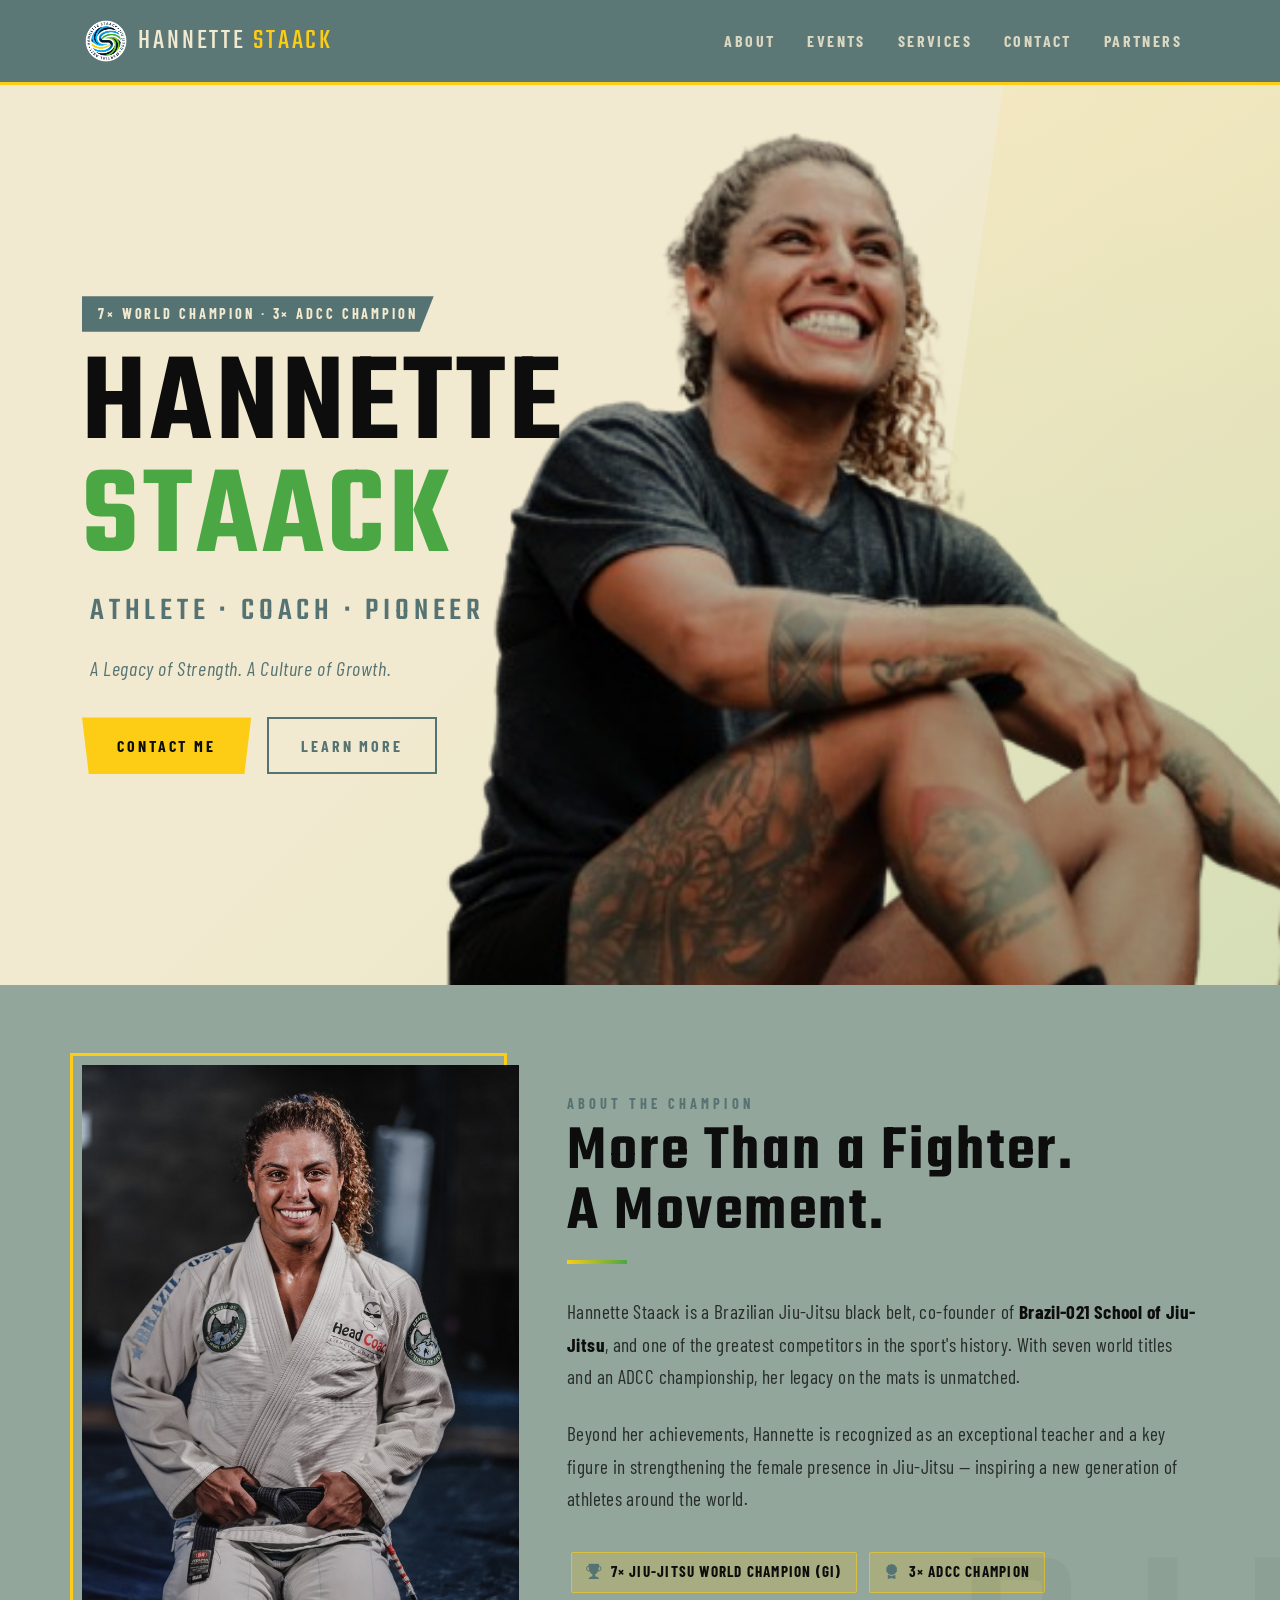
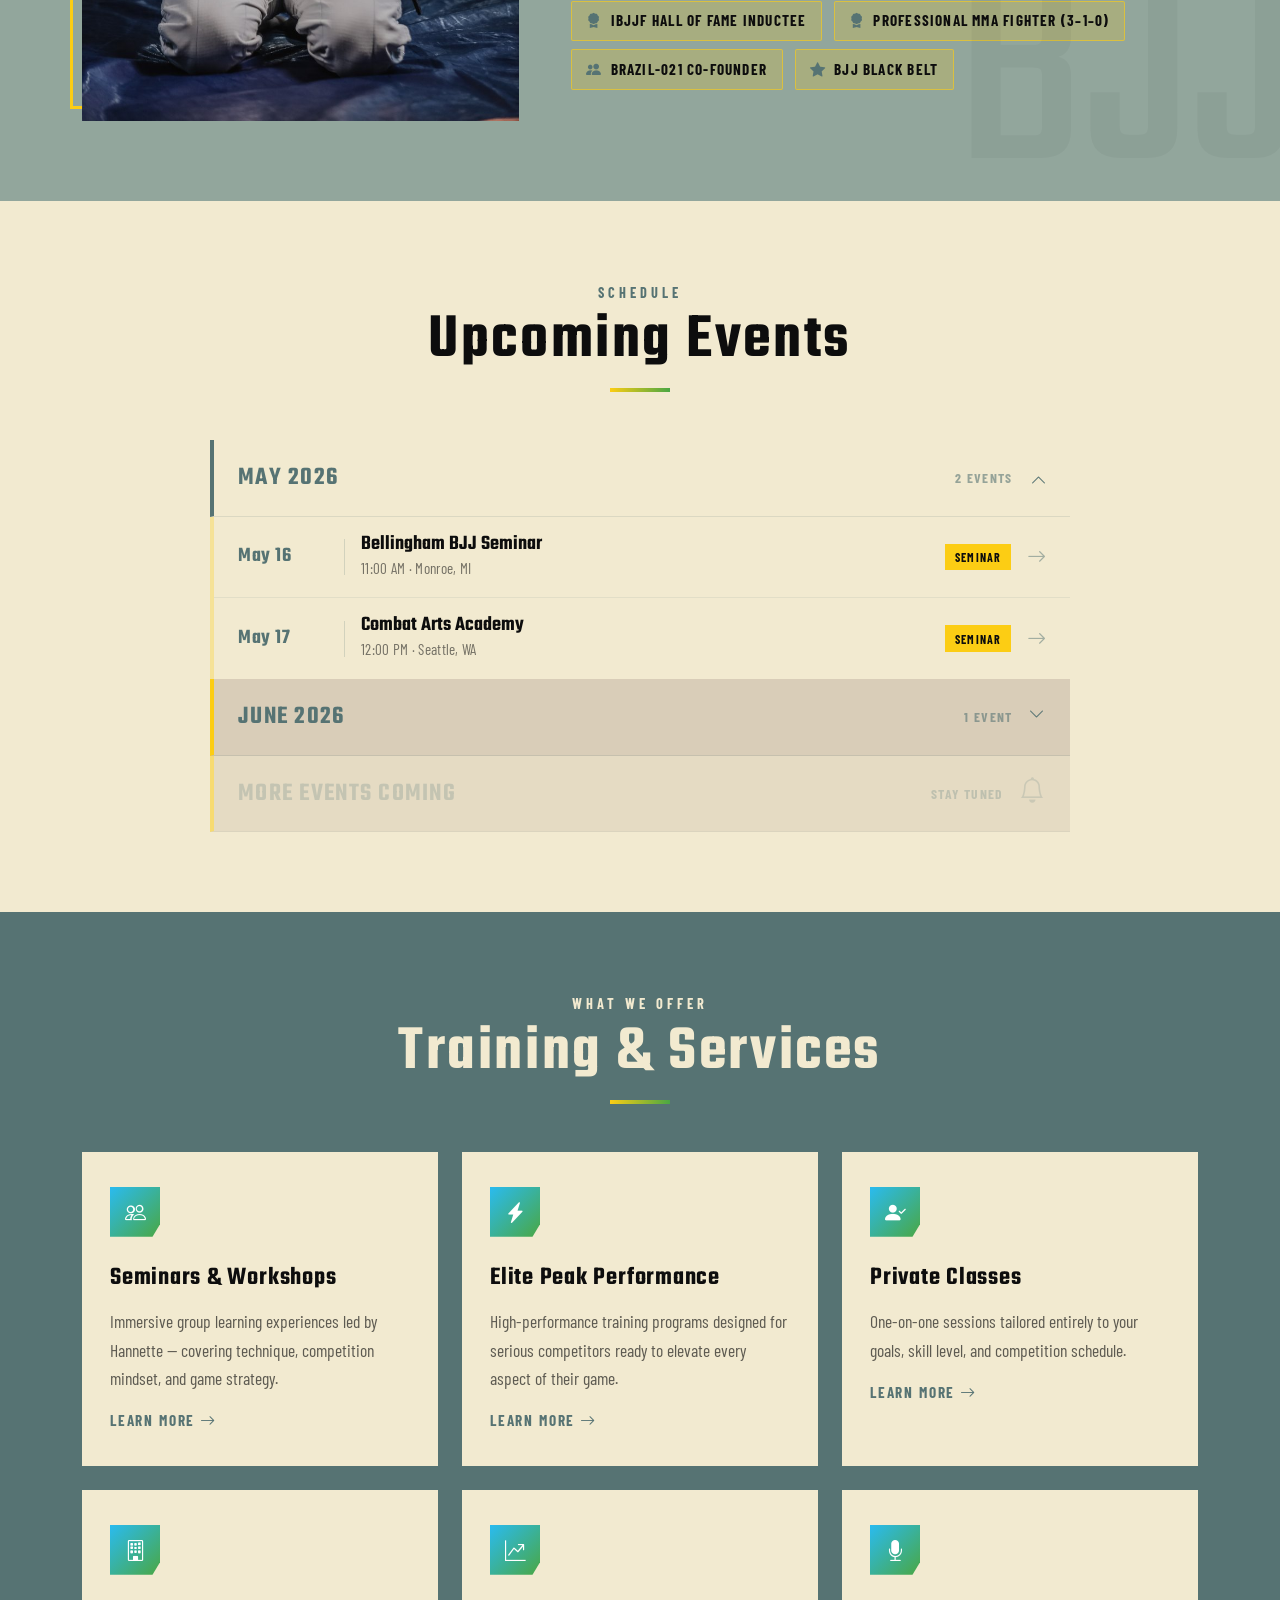
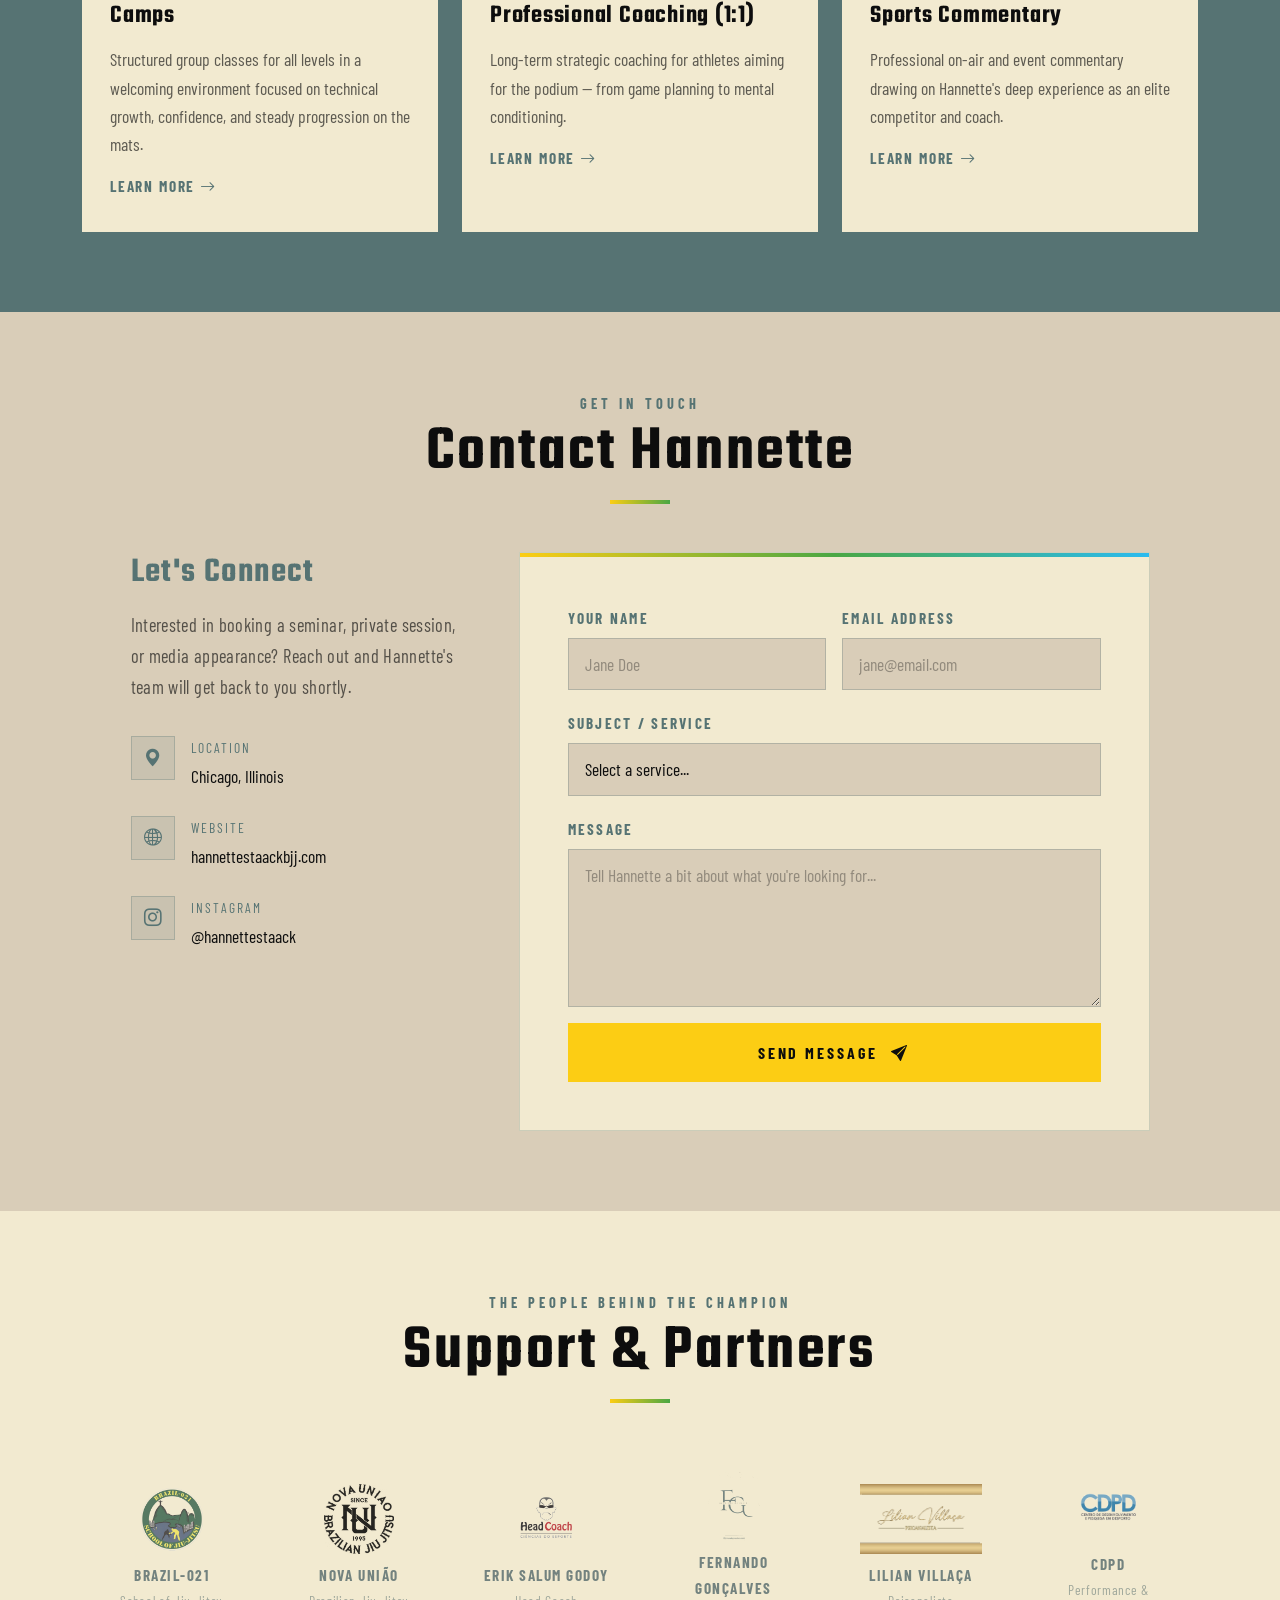
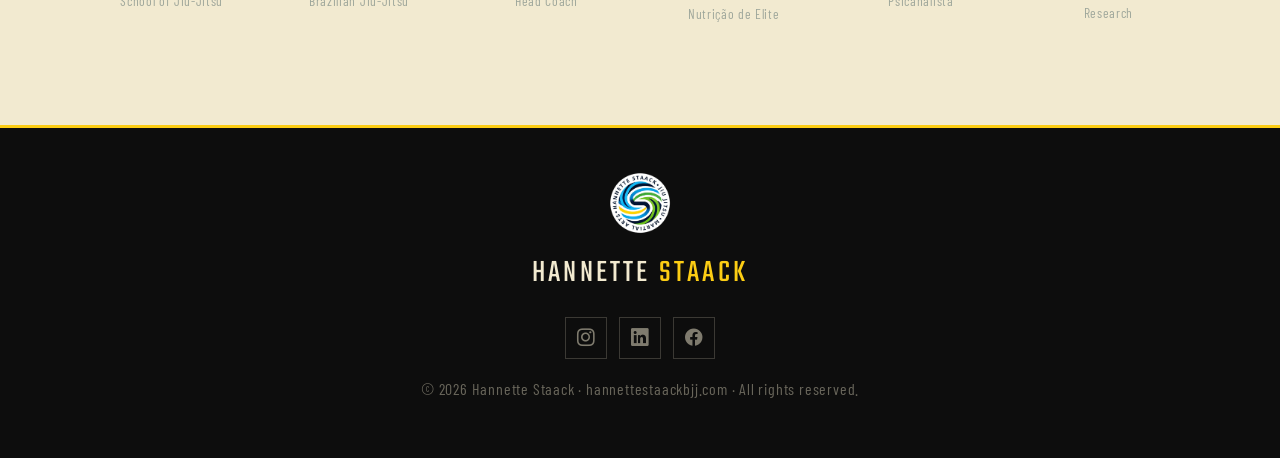
<file: index.html>
<!DOCTYPE html>
<html lang="en">
<head>
  <meta charset="UTF-8" />
  <meta name="viewport" content="width=device-width, initial-scale=1.0"/>
  <title>Hannette Staack BJJ</title>

  <link href="https://cdn.jsdelivr.net/npm/bootstrap@5.3.3/dist/css/bootstrap.min.css" rel="stylesheet"/>
  <link href="https://fonts.googleapis.com/css2?family=Teko:wght@400;500;600;700&family=Barlow+Condensed:ital,wght@0,400;0,600;0,700;1,400&display=swap" rel="stylesheet"/>
  <link href="https://cdn.jsdelivr.net/npm/bootstrap-icons@1.11.3/font/bootstrap-icons.min.css" rel="stylesheet"/>

  <style>
    :root {
      --cream:       #f2ead0;
      --sand:        #d9cdb8;
      --sage:        #92a69c;
      --teal:        #567373;
      --green:       #4aa744;
      --blue:        #2abbf0;
      --gold:        #fccd14;
      --dark:        #0d0d0d;
      --white:       #ffffff;
      --font-display: 'Teko', sans-serif;
      --font-body:    'Barlow Condensed', sans-serif;
    }

    *, *::before, *::after { box-sizing: border-box; margin: 0; padding: 0; }
    html { scroll-behavior: smooth; }
    body { background: var(--cream); color: var(--dark); font-family: var(--font-body); font-size: 1.2rem; line-height: 1.7; overflow-x: hidden; }
    h1, h2, h3, h4, h5 { font-family: var(--font-display); letter-spacing: 0.04em; }

    /* NAVBAR */
    .navbar { background: rgba(86,115,115,0.97); backdrop-filter: blur(10px); border-bottom: 3px solid var(--gold); padding: 0.75rem 0; position: sticky; top: 0; z-index: 1000; transition: background 0.3s; }
    .navbar-brand { font-family: var(--font-display); font-size: 1.8rem; letter-spacing: 0.1em; color: var(--cream) !important; line-height: 1; }
    .navbar-brand span { color: var(--gold); }
    .nav-link { color: rgba(242,234,208,0.85) !important; font-family: var(--font-body); font-weight: 700; font-size: 1rem; letter-spacing: 0.15em; text-transform: uppercase; padding: 0.5rem 1rem !important; transition: color 0.2s; }
    .nav-link:hover { color: var(--gold) !important; }
    .navbar-toggler { border-color: var(--gold); }
    .navbar-toggler-icon { background-image: url("data:image/svg+xml,%3csvg xmlns='http://www.w3.org/2000/svg' viewBox='0 0 30 30'%3e%3cpath stroke='%23fccd14' stroke-width='2' d='M4 7h22M4 15h22M4 23h22'/%3e%3c/svg%3e"); }

    /* HERO */
    #hero { min-height: 100vh; background: linear-gradient(135deg, rgba(242,234,208,0.96) 45%, rgba(74,167,68,0.10) 100%); display: flex; align-items: center; position: relative; overflow: hidden; }
    #hero::before { content: ''; position: absolute; right: -80px; top: 0; width: 420px; height: 100%; background: linear-gradient(180deg, var(--gold) 0%, var(--green) 100%); opacity: 0.08; transform: skewX(-8deg); }
    .hero-tag { display: inline-block; background: var(--teal); color: var(--cream); font-family: var(--font-body); font-weight: 700; font-size: 0.9rem; letter-spacing: 0.2em; text-transform: uppercase; padding: 0.35rem 1rem; margin-bottom: 1.2rem; clip-path: polygon(0 0,100% 0,96% 100%,0 100%); }
    .hero-title { font-family: var(--font-display); font-size: clamp(4rem,10vw,8rem); line-height: 0.88; letter-spacing: 0.03em; color: var(--dark); font-weight: 600; }
    .hero-title .accent { color: var(--green); }
    .hero-tagline { font-family: var(--font-display); font-size: 2rem; font-weight: 500; letter-spacing: 0.15em; text-transform: uppercase; color: var(--teal); margin: 0.4rem 0 0.8rem; padding-left: 0.5rem; }
    .hero-subtitle { font-size: 1.25rem; color: var(--teal); max-width: 500px; margin: 0.3rem 0 2rem; font-style: italic; letter-spacing: 0.03em; padding-left: 0.5rem; }

    /* BUTTONS */
    .btn-primary-custom { background: var(--gold); color: var(--dark); border: none; font-family: var(--font-body); font-weight: 700; font-size: 1rem; letter-spacing: 0.18em; text-transform: uppercase; padding: 0.9rem 2.2rem; clip-path: polygon(0 0,100% 0,96% 100%,4% 100%); transition: background 0.2s,transform 0.2s; text-decoration: none; display: inline-block; }
    .btn-primary-custom:hover { background: var(--green); color: var(--white); transform: translateY(-2px); }
    .btn-outline-custom { border: 2px solid var(--teal); color: var(--teal); background: transparent; font-family: var(--font-body); font-weight: 700; font-size: 1rem; letter-spacing: 0.18em; text-transform: uppercase; padding: 0.8rem 2rem; transition: all 0.2s; text-decoration: none; display: inline-block; }
    .btn-outline-custom:hover { background: var(--teal); color: var(--cream); }

    /* SECTIONS */
    section { padding: 5rem 0; }
    .section-label { font-family: var(--font-body); font-size: 0.9rem; font-weight: 700; letter-spacing: 0.28em; text-transform: uppercase; color: var(--teal); margin-bottom: 0.4rem; }
    .section-title { font-family: var(--font-display); font-size: clamp(2.5rem,5vw,4rem); font-weight: 600; line-height: 0.95; color: var(--dark); margin-bottom: 1rem; }
    .section-title-light { color: var(--cream); }
    .title-bar { width: 60px; height: 4px; background: linear-gradient(90deg,var(--gold),var(--green)); margin-bottom: 2rem; }

    /* ABOUT */
    #about { background: var(--sage); position: relative; overflow: hidden; }
    #about::after { content: 'BJJ'; position: absolute; right: -20px; bottom: -40px; font-family: var(--font-display); font-size: 20rem; color: rgba(13,13,13,0.04); line-height: 1; pointer-events: none; user-select: none; }
    .about-img-wrapper { position: relative; }
    .about-img-wrapper::before { content: ''; position: absolute; top: -12px; left: -12px; right: 12px; bottom: 12px; border: 3px solid var(--gold); z-index: 0; }
    .about-img-wrapper img { position: relative; z-index: 1; width: 100%; display: block; }
    .about-text { font-size: 1.2rem; color: rgba(13,13,13,0.8); margin-bottom: 1.5rem; letter-spacing: 0.02em; }
    .achievement-chip { display: inline-flex; align-items: center; gap: 0.5rem; background: rgba(252,205,20,0.2); border: 1px solid rgba(252,205,20,0.6); color: var(--dark); border-radius: 2px; padding: 0.4rem 0.9rem; font-family: var(--font-body); font-size: 0.95rem; font-weight: 700; letter-spacing: 0.08em; text-transform: uppercase; margin: 0.25rem; }
    .achievement-chip i { color: var(--teal); }

    /* EVENTS */
    #events { background: var(--cream); }

    /* Accordion meses */
    .events-accordion { max-width: 860px; margin: 0 auto; }
    .events-month-btn {
      width: 100%;
      background: var(--sand);
      border: none;
      border-left: 4px solid var(--gold);
      border-bottom: 1px solid rgba(86,115,115,0.15);
      padding: 1rem 1.5rem;
      display: flex;
      align-items: center;
      justify-content: space-between;
      cursor: pointer;
      transition: background 0.2s;
      font-family: var(--font-display);
      font-size: 1.6rem;
      font-weight: 600;
      letter-spacing: 0.05em;
      color: var(--teal);
      text-transform: uppercase;
    }
    .events-month-btn:hover { background: var(--cream); }
    .events-month-btn.active { background: var(--cream); border-left-color: var(--teal); }
    .events-month-btn .month-meta {
      font-family: var(--font-body);
      font-size: 0.85rem;
      font-weight: 700;
      letter-spacing: 0.1em;
      color: rgba(86,115,115,0.6);
      text-transform: uppercase;
    }
    .events-month-btn .chevron {
      font-size: 1rem;
      color: var(--teal);
      transition: transform 0.3s;
    }
    .events-month-btn.active .chevron { transform: rotate(180deg); }

    /* Linhas de evento */
    .events-list { background: var(--cream); border-left: 4px solid rgba(252,205,20,0.3); overflow: hidden; }
    .event-row {
      display: flex;
      align-items: center;
      padding: 1rem 1.5rem;
      border-bottom: 1px solid rgba(86,115,115,0.1);
      gap: 1rem;
      cursor: pointer;
      transition: background 0.2s;
    }
    .event-row:last-child { border-bottom: none; }
    .event-row:hover { background: rgba(252,205,20,0.08); }
    .event-row-date {
      font-family: var(--font-display);
      font-size: 1.3rem;
      font-weight: 600;
      color: var(--teal);
      min-width: 90px;
      letter-spacing: 0.03em;
    }
    .event-row-divider { width: 1px; height: 36px; background: rgba(86,115,115,0.2); flex-shrink: 0; }
    .event-row-info { flex: 1; }
    .event-row-name {
      font-family: var(--font-display);
      font-size: 1.3rem;
      font-weight: 600;
      color: var(--dark);
      line-height: 1.1;
    }
    .event-row-sub {
      font-family: var(--font-body);
      font-size: 0.95rem;
      color: rgba(13,13,13,0.55);
      letter-spacing: 0.02em;
    }
    .event-row-badge {
      background: var(--gold);
      color: var(--dark);
      font-family: var(--font-body);
      font-size: 0.75rem;
      font-weight: 700;
      letter-spacing: 0.1em;
      text-transform: uppercase;
      padding: 0.2rem 0.6rem;
      white-space: nowrap;
      flex-shrink: 0;
    }
    .event-row-arrow { color: var(--teal); opacity: 0.5; flex-shrink: 0; transition: opacity 0.2s, transform 0.2s; }
    .event-row:hover .event-row-arrow { opacity: 1; transform: translateX(3px); }

    /* Modal de evento */
    .event-modal-content { background: var(--cream); border: none; border-radius: 0; border-top: 4px solid var(--gold); }
    .event-modal-header { background: var(--teal); border-bottom: none; padding: 1.5rem 2rem; display: flex; align-items: flex-start; justify-content: space-between; }
    .event-modal-label { font-family: var(--font-body); font-size: 0.85rem; font-weight: 700; letter-spacing: 0.25em; text-transform: uppercase; color: rgba(242,234,208,0.6); margin-bottom: 0.2rem; }
    .event-modal-title { font-family: var(--font-display); font-size: 2.2rem; font-weight: 600; color: var(--cream); line-height: 1; margin: 0; }
    .event-modal-close { background: transparent; border: 1px solid rgba(242,234,208,0.3); color: var(--cream); width: 38px; height: 38px; display: flex; align-items: center; justify-content: center; cursor: pointer; transition: all 0.2s; flex-shrink: 0; }
    .event-modal-close:hover { background: var(--gold); border-color: var(--gold); color: var(--dark); }
    .event-modal-body { padding: 2.5rem 2rem; }
    .event-modal-detail { display: flex; align-items: center; gap: 0.75rem; font-family: var(--font-body); font-size: 1.1rem; color: rgba(13,13,13,0.75); margin-bottom: 0.75rem; }
    .event-modal-detail i { color: var(--teal); font-size: 1.1rem; width: 22px; }
    .event-modal-desc { font-family: var(--font-body); font-size: 1.1rem; color: rgba(13,13,13,0.75); line-height: 1.7; margin: 1.5rem 0; padding-top: 1.5rem; border-top: 1px solid rgba(86,115,115,0.15); }

    /* SERVICES */
    #services { background: var(--teal); }
    .service-card { background: var(--cream); border-top: 3px solid transparent; padding: 2rem 1.75rem; height: 100%; transition: border-color 0.2s,transform 0.2s,box-shadow 0.2s; cursor: pointer; }
    .service-card:hover { border-top-color: var(--gold); transform: translateY(-5px); box-shadow: 0 16px 48px rgba(13,13,13,0.15); }
    .service-icon { width: 50px; height: 50px; background: linear-gradient(135deg,var(--blue),var(--green)); display: flex; align-items: center; justify-content: center; font-size: 1.3rem; color: var(--white); margin-bottom: 1.2rem; clip-path: polygon(0 0,100% 0,100% 75%,85% 100%,0 100%); }
    .service-title { font-family: var(--font-display); font-size: 1.6rem; font-weight: 600; color: var(--dark); margin-bottom: 0.5rem; letter-spacing: 0.03em; }
    .service-desc { font-family: var(--font-body); font-size: 1.1rem; color: rgba(13,13,13,0.65); line-height: 1.6; }
    .service-more { font-family: var(--font-body); font-size: 0.95rem; font-weight: 700; letter-spacing: 0.12em; text-transform: uppercase; color: var(--teal); margin-top: 1rem; transition: color 0.2s; }
    .service-card:hover .service-more { color: #b8860b; }

    /* SERVICE MODALS */
    .service-modal-content { background: var(--cream); border: none; border-radius: 0; border-top: 4px solid var(--gold); }
    .service-modal-header { background: var(--teal); border-bottom: none; padding: 1.5rem 2rem; display: flex; align-items: center; justify-content: space-between; }
    .service-modal-label { font-family: var(--font-body); font-size: 0.85rem; font-weight: 700; letter-spacing: 0.25em; text-transform: uppercase; color: rgba(242,234,208,0.6); margin-bottom: 0.2rem; }
    .service-modal-title { font-family: var(--font-display); font-size: 2.5rem; font-weight: 600; color: var(--cream); line-height: 1; margin: 0; }
    .service-modal-close { background: transparent; border: 1px solid rgba(242,234,208,0.3); color: var(--cream); width: 38px; height: 38px; display: flex; align-items: center; justify-content: center; cursor: pointer; transition: all 0.2s; flex-shrink: 0; }
    .service-modal-close:hover { background: var(--gold); border-color: var(--gold); color: var(--dark); }
    .service-modal-body { padding: 2.5rem 2rem; background: var(--cream); }
    .service-modal-text { font-family: var(--font-body); font-size: 1.15rem; color: rgba(13,13,13,0.8); line-height: 1.7; letter-spacing: 0.02em; margin-bottom: 0; }
    .service-modal-divider { width: 50px; height: 3px; background: linear-gradient(90deg,var(--gold),var(--green)); margin: 1.75rem 0; }
    .service-modal-testimonials-label { font-family: var(--font-body); font-size: 0.9rem; font-weight: 700; letter-spacing: 0.22em; text-transform: uppercase; color: var(--teal); margin-bottom: 1.2rem; }
    .service-testimonial { background: var(--sand); border-left: 3px solid var(--gold); padding: 1rem 1.25rem; margin-bottom: 1rem; }
    .service-testimonial-quote { font-family: var(--font-body); font-size: 1.1rem; font-style: italic; color: rgba(13,13,13,0.8); line-height: 1.6; margin-bottom: 0.75rem; }
    .service-testimonial-author { display: flex; align-items: center; gap: 0.75rem; }
    .service-testimonial-name { font-family: var(--font-body); font-size: 1rem; font-weight: 700; letter-spacing: 0.05em; color: var(--dark); }
    .service-testimonial-role { font-family: var(--font-body); font-size: 0.95rem; color: var(--teal); letter-spacing: 0.05em; }
    .service-testimonial-role::before { content: '·'; margin-right: 0.75rem; color: var(--sage); }
    .service-modal-img { width: 100%; height: 420px; object-fit: cover; object-position: center; display: block; }
    .service-modal-img-placeholder { width: 100%; height: 420px; background: var(--sand); display: flex; flex-direction: column; align-items: center; justify-content: center; gap: 0.75rem; color: rgba(13,13,13,0.35); font-family: var(--font-body); font-size: 1rem; letter-spacing: 0.1em; text-transform: uppercase; }

    /* CONTACT */
    #contact { background: var(--sand); }
    .contact-wrapper { background: var(--cream); border: 1px solid rgba(86,115,115,0.25); padding: 3rem; position: relative; overflow: hidden; }
    .contact-wrapper::before { content: ''; position: absolute; top: 0; left: 0; width: 100%; height: 4px; background: linear-gradient(90deg,var(--gold),var(--green),var(--blue)); }
    .contact-heading { font-family: var(--font-display); font-size: 2.2rem; font-weight: 600; color: var(--teal); margin-bottom: 1rem; }
    .contact-intro { font-family: var(--font-body); font-size: 1.15rem; color: rgba(13,13,13,0.65); margin-bottom: 2rem; letter-spacing: 0.02em; }
    .form-label { font-family: var(--font-body); font-size: 0.95rem; font-weight: 700; letter-spacing: 0.15em; text-transform: uppercase; color: var(--teal); margin-bottom: 0.4rem; }
    .form-control, .form-select { background: var(--sand) !important; border: 1px solid rgba(86,115,115,0.3) !important; color: var(--dark) !important; border-radius: 0 !important; padding: 0.75rem 1rem; font-family: var(--font-body); font-size: 1.1rem; transition: border-color 0.2s,box-shadow 0.2s; }
    .form-control::placeholder { color: rgba(13,13,13,0.35); }
    .form-control:focus, .form-select:focus { border-color: var(--teal) !important; box-shadow: 0 0 0 3px rgba(86,115,115,0.15) !important; outline: none; }
    .form-select option { background: var(--cream); color: var(--dark); }
    .contact-info-item { display: flex; align-items: flex-start; gap: 1rem; margin-bottom: 1.5rem; }
    .contact-icon { width: 44px; height: 44px; background: rgba(86,115,115,0.12); border: 1px solid rgba(86,115,115,0.3); display: flex; align-items: center; justify-content: center; color: var(--teal); font-size: 1.1rem; flex-shrink: 0; }
    .contact-info-label { font-family: var(--font-body); font-size: 0.85rem; letter-spacing: 0.15em; text-transform: uppercase; color: var(--teal); margin-bottom: 0.2rem; }
    .contact-info-value { font-family: var(--font-body); font-size: 1.1rem; color: var(--dark); }

    /* PARTNERS */
    #partners { background: var(--cream); }
    .partner-item { display: flex; flex-direction: column; align-items: center; justify-content: center; padding: 1.25rem 1.5rem; filter: grayscale(30%); opacity: 0.85; transition: filter 0.2s,opacity 0.2s,transform 0.2s; }
    .partner-item:hover { filter: grayscale(0%); opacity: 1; transform: translateY(-3px); }
    .partner-item img { max-height: 70px; max-width: 160px; width: auto; object-fit: contain; }
    .partner-item-name { font-family: var(--font-body); font-size: 0.95rem; font-weight: 700; letter-spacing: 0.1em; text-transform: uppercase; color: var(--teal); margin-top: 0.6rem; text-align: center; }
    .partner-item-role { font-family: var(--font-body); font-size: 0.85rem; color: var(--teal); opacity: 0.65; letter-spacing: 0.05em; text-align: center; }

    /* FOOTER */
    footer { background: var(--dark); border-top: 3px solid var(--gold); padding: 2.5rem 0; text-align: center; }
    .footer-brand { font-family: var(--font-display); font-size: 2rem; letter-spacing: 0.1em; color: var(--cream); margin-bottom: 0.5rem; }
    .footer-brand span { color: var(--gold); }
    .footer-text { font-family: var(--font-body); font-size: 1rem; color: rgba(242,234,208,0.4); letter-spacing: 0.05em; }
    .social-links { margin: 1rem 0; }
    .social-link { display: inline-flex; align-items: center; justify-content: center; width: 42px; height: 42px; border: 1px solid rgba(242,234,208,0.2); color: rgba(242,234,208,0.5); font-size: 1.1rem; margin: 0 0.25rem; transition: all 0.2s; text-decoration: none; }
    .social-link:hover { background: var(--gold); border-color: var(--gold); color: var(--dark); }

    /* ANIMATIONS */
    @keyframes fadeUp { from { opacity:0; transform:translateY(30px); } to { opacity:1; transform:translateY(0); } }
    .hero-content > * { animation: fadeUp 0.7s ease both; }
    .hero-content > *:nth-child(1) { animation-delay: 0.1s; }
    .hero-content > *:nth-child(2) { animation-delay: 0.25s; }
    .hero-content > *:nth-child(3) { animation-delay: 0.4s; }
    .hero-content > *:nth-child(4) { animation-delay: 0.55s; }
    .hero-content > *:nth-child(5) { animation-delay: 0.7s; }

    @media (max-width: 768px) {
      .contact-wrapper { padding: 2rem 1.5rem; }
      .hero-title { font-size: clamp(3.2rem,12vw,5rem); }
      .event-row { flex-wrap: wrap; }
      .event-row-date { min-width: auto; }
    }
  </style>
</head>
<body>

  <!-- NAVBAR -->
  <nav class="navbar navbar-expand-lg">
    <div class="container">
      <a class="navbar-brand" href="#hero">
        <img src="img/logo.png" alt="Hannette Staack BJJ" height="48" class="me-2">HANNETTE <span>STAACK</span>
      </a>
      <button class="navbar-toggler" type="button" data-bs-toggle="collapse" data-bs-target="#navMenu" aria-controls="navMenu" aria-expanded="false" aria-label="Toggle navigation">
        <span class="navbar-toggler-icon"></span>
      </button>
      <div class="collapse navbar-collapse" id="navMenu">
        <ul class="navbar-nav ms-auto">
          <li class="nav-item"><a class="nav-link" href="#about">About</a></li>
          <li class="nav-item"><a class="nav-link" href="#events">Events</a></li>
          <li class="nav-item"><a class="nav-link" href="#services">Services</a></li>
          <li class="nav-item"><a class="nav-link" href="#contact">Contact</a></li>
          <li class="nav-item"><a class="nav-link" href="#partners">Partners</a></li>
        </ul>
      </div>
    </div>
  </nav>

  <!-- HERO -->
  <section id="hero">
    <div class="container">
      <div class="row align-items-center">
        <div class="col-lg-7 hero-content">
          <div class="hero-tag">7× World Champion · 3× ADCC Champion</div>
          <h1 class="hero-title">HANNETTE<br><span class="accent">STAACK</span></h1>
          <p class="hero-tagline">Athlete · Coach · Pioneer</p>
          <p class="hero-subtitle">A Legacy of Strength. A Culture of Growth.</p>
          <div class="d-flex flex-wrap gap-3">
            <a href="#contact" class="btn-primary-custom">Contact me</a>
            <a href="#about" class="btn-outline-custom">Learn More</a>
          </div>
        </div>
        <div class="col-lg-5 d-none d-lg-block" style="position:relative;">
          <img src="img/hannette-hero.png" alt="Hannette Staack"
            style="position:absolute; top:-700px; left:-300px; height:1500px; width:auto; mix-blend-mode:multiply; object-fit:contain; filter:brightness(0.88) contrast(1.05);">
        </div>
      </div>
    </div>
  </section>

  <!-- ABOUT -->
  <section id="about">
    <div class="container">
      <div class="row align-items-center g-5">
        <div class="col-lg-5">
          <div class="about-img-wrapper">
            <img src="img/hannette-about.jpg" alt="Hannette Staack" class="img-fluid">
          </div>
        </div>
        <div class="col-lg-7">
          <p class="section-label">About the Champion</p>
          <h2 class="section-title">More Than a Fighter.<br>A Movement.</h2>
          <div class="title-bar"></div>
          <p class="about-text">Hannette Staack is a Brazilian Jiu-Jitsu black belt, co-founder of <strong style="color:var(--dark);">Brazil-021 School of Jiu-Jitsu</strong>, and one of the greatest competitors in the sport's history. With seven world titles and an ADCC championship, her legacy on the mats is unmatched.</p>
          <p class="about-text" style="margin-bottom:2rem;">Beyond her achievements, Hannette is recognized as an exceptional teacher and a key figure in strengthening the female presence in Jiu-Jitsu — inspiring a new generation of athletes around the world.</p>
          <div>
            <span class="achievement-chip"><i class="bi bi-trophy-fill"></i> 7× Jiu-Jitsu World Champion (Gi)</span>
            <span class="achievement-chip"><i class="bi bi-award-fill"></i> 3× ADCC Champion</span>
            <span class="achievement-chip"><i class="bi bi-award-fill"></i> IBJJF Hall of Fame Inductee</span>
            <span class="achievement-chip"><i class="bi bi-award-fill"></i> Professional MMA Fighter (3–1–0)</span>
            <span class="achievement-chip"><i class="bi bi-people-fill"></i> Brazil-021 Co-Founder</span>
            <span class="achievement-chip"><i class="bi bi-star-fill"></i> BJJ Black Belt</span>
          </div>
        </div>
      </div>
    </div>
  </section>

  <!-- EVENTS -->
  <section id="events">
    <div class="container">
      <div class="text-center mb-5">
        <p class="section-label">Schedule</p>
        <h2 class="section-title">Upcoming Events</h2>
        <div class="title-bar mx-auto"></div>
      </div>

      <div class="events-accordion">

        <!-- MAY 2026 — aberto por padrão -->
        <button class="events-month-btn active" onclick="toggleMonth(this)">
          <span>May 2026</span>
          <div style="display:flex; align-items:center; gap:1rem;">
            <span class="month-meta">2 Events</span>
            <i class="bi bi-chevron-down chevron"></i>
          </div>
        </button>
        <div class="events-list">
          <div class="event-row" data-bs-toggle="modal" data-bs-target="#modalEvent1">
            <div class="event-row-date">May 16</div>
            <div class="event-row-divider"></div>
            <div class="event-row-info">
              <div class="event-row-name">Bellingham BJJ Seminar</div>
              <div class="event-row-sub">11:00 AM · Monroe, MI</div>
            </div>
            <span class="event-row-badge">Seminar</span>
            <i class="bi bi-arrow-right event-row-arrow"></i>
          </div>
          <div class="event-row" data-bs-toggle="modal" data-bs-target="#modalEvent2">
            <div class="event-row-date">May 17</div>
            <div class="event-row-divider"></div>
            <div class="event-row-info">
              <div class="event-row-name">Combat Arts Academy</div>
              <div class="event-row-sub">12:00 PM · Seattle, WA</div>
            </div>
            <span class="event-row-badge">Seminar</span>
            <i class="bi bi-arrow-right event-row-arrow"></i>
          </div>
        </div>

        <!-- JUNE 2026 -->
        <button class="events-month-btn" onclick="toggleMonth(this)">
          <span>June 2026</span>
          <div style="display:flex; align-items:center; gap:1rem;">
            <span class="month-meta">1 Event</span>
            <i class="bi bi-chevron-down chevron"></i>
          </div>
        </button>
        <div class="events-list" style="display:none;">
          <div class="event-row" data-bs-toggle="modal" data-bs-target="#modalEvent3">
            <div class="event-row-date">Jun 26–27</div>
            <div class="event-row-divider"></div>
            <div class="event-row-info">
              <div class="event-row-name">Rolling with the Ladies</div>
              <div class="event-row-sub">Jiu-Jitsu Camp · Monroe, MI</div>
            </div>
            <span class="event-row-badge">Women's Camp</span>
            <i class="bi bi-arrow-right event-row-arrow"></i>
          </div>
        </div>

        <!-- COMING SOON -->
        <button class="events-month-btn" style="opacity:0.5; cursor:default;">
          <span style="color:rgba(86,115,115,0.5);">More events coming</span>
          <div style="display:flex; align-items:center; gap:1rem;">
            <span class="month-meta">Stay tuned</span>
            <i class="bi bi-bell" style="color:var(--teal); opacity:0.4;"></i>
          </div>
        </button>

      </div>
    </div>
  </section>

  <!-- MODAL: Event 1 — Bellingham -->
  <div class="modal fade" id="modalEvent1" tabindex="-1" aria-hidden="true">
    <div class="modal-dialog modal-lg modal-dialog-centered">
      <div class="modal-content event-modal-content">
        <div class="modal-header event-modal-header">
          <div>
            <div class="event-modal-label">Upcoming Event · May 16, 2026</div>
            <h2 class="event-modal-title">Bellingham BJJ Seminar</h2>
          </div>
          <button type="button" class="event-modal-close" data-bs-dismiss="modal"><i class="bi bi-x-lg"></i></button>
        </div>
        <div class="modal-body event-modal-body">
          <div class="event-modal-detail"><i class="bi bi-calendar-event-fill"></i> May 16, 2026 — 11:00 AM</div>
          <div class="event-modal-detail"><i class="bi bi-geo-alt-fill"></i> Monroe Jiu Jitsu — 11 E Second St, Monroe, MI 48161</div>
          <div class="event-modal-detail"><i class="bi bi-people-fill"></i> Open to all levels — Gi</div>
          <div class="event-modal-detail"><i class="bi bi-currency-dollar"></i> $50 members · $60 non-members</div>
          <p class="event-modal-desc">Join Hannette Staack for an immersive Jiu-Jitsu seminar open to all levels. Expect technical breakdowns, focused drilling and direct instruction from a 7× World Champion.</p>
          <a href="https://bellinghambjj.com/hannette/" target="_blank" class="btn-primary-custom" style="clip-path:none; padding:0.85rem 2rem;">
            Register Now <i class="bi bi-box-arrow-up-right ms-1"></i>
          </a>
        </div>
      </div>
    </div>
  </div>

  <!-- MODAL: Event 2 — Combat Arts -->
  <div class="modal fade" id="modalEvent2" tabindex="-1" aria-hidden="true">
    <div class="modal-dialog modal-lg modal-dialog-centered">
      <div class="modal-content event-modal-content">
        <div class="modal-header event-modal-header">
          <div>
            <div class="event-modal-label">Upcoming Event · May 17, 2026</div>
            <h2 class="event-modal-title">Combat Arts Academy Seminar</h2>
          </div>
          <button type="button" class="event-modal-close" data-bs-dismiss="modal"><i class="bi bi-x-lg"></i></button>
        </div>
        <div class="modal-body event-modal-body">
          <div class="event-modal-detail"><i class="bi bi-calendar-event-fill"></i> May 17, 2026 — 12:00 PM</div>
          <div class="event-modal-detail"><i class="bi bi-geo-alt-fill"></i> 5050 Delridge Way SW, Seattle, WA 98106</div>
          <div class="event-modal-detail"><i class="bi bi-people-fill"></i> Open to all levels — Gi</div>
          <div class="event-modal-detail"><i class="bi bi-currency-dollar"></i> $75 before May 16 · $85 day-of</div>
          <p class="event-modal-desc">Hannette Staack brings her world-class instruction to Combat Arts Academy Seattle. A unique opportunity to train directly with one of the greatest competitors in Jiu-Jitsu history.</p>
          <a href="https://caaseattle.com/caa-events" target="_blank" class="btn-primary-custom" style="clip-path:none; padding:0.85rem 2rem;">
            Register Now <i class="bi bi-box-arrow-up-right ms-1"></i>
          </a>
        </div>
      </div>
    </div>
  </div>

  <!-- MODAL: Event 3 — Rolling with the Ladies -->
  <div class="modal fade" id="modalEvent3" tabindex="-1" aria-hidden="true">
    <div class="modal-dialog modal-lg modal-dialog-centered">
      <div class="modal-content event-modal-content">
        <div class="modal-header event-modal-header">
          <div>
            <div class="event-modal-label">Upcoming Event · June 26–27, 2026</div>
            <h2 class="event-modal-title">Rolling with the Ladies</h2>
          </div>
          <button type="button" class="event-modal-close" data-bs-dismiss="modal"><i class="bi bi-x-lg"></i></button>
        </div>
        <div class="modal-body event-modal-body">
          <div class="event-modal-detail"><i class="bi bi-calendar-event-fill"></i> June 26–27, 2026</div>
          <div class="event-modal-detail"><i class="bi bi-geo-alt-fill"></i> Monroe Jiu Jitsu — 11 E Second St, Monroe, MI 48161</div>
          <div class="event-modal-detail"><i class="bi bi-people-fill"></i> Featuring Hannette Staack &amp; Nathalie Ribeiro</div>
          <div class="event-modal-detail"><i class="bi bi-currency-dollar"></i> Price TBA</div>
          <p class="event-modal-desc">A women's Jiu-Jitsu camp featuring two world champions. Two days of immersive training, technique, and community — designed to elevate the female presence on the mats.</p>
          <a href="#contact" class="btn-primary-custom" data-bs-dismiss="modal" style="clip-path:none; padding:0.85rem 2rem;">
            Register Interest <i class="bi bi-arrow-right ms-1"></i>
          </a>
        </div>
      </div>
    </div>
  </div>

  <!-- SERVICES -->
  <section id="services">
    <div class="container">
      <div class="text-center mb-5">
        <p class="section-label" style="color:var(--cream);">What We Offer</p>
        <h2 class="section-title section-title-light">Training & Services</h2>
        <div class="title-bar mx-auto"></div>
      </div>
      <div class="row g-4">
        <div class="col-sm-6 col-lg-4">
          <div class="service-card" data-bs-toggle="modal" data-bs-target="#modalSeminars">
            <div class="service-icon"><i class="bi bi-people"></i></div>
            <div class="service-title">Seminars & Workshops</div>
            <p class="service-desc">Immersive group learning experiences led by Hannette — covering technique, competition mindset, and game strategy.</p>
            <div class="service-more">Learn more <i class="bi bi-arrow-right"></i></div>
          </div>
        </div>
        <div class="col-sm-6 col-lg-4">
          <div class="service-card" data-bs-toggle="modal" data-bs-target="#modalElite">
            <div class="service-icon"><i class="bi bi-lightning-charge-fill"></i></div>
            <div class="service-title">Elite Peak Performance</div>
            <p class="service-desc">High-performance training programs designed for serious competitors ready to elevate every aspect of their game.</p>
            <div class="service-more">Learn more <i class="bi bi-arrow-right"></i></div>
          </div>
        </div>
        <div class="col-sm-6 col-lg-4">
          <div class="service-card" data-bs-toggle="modal" data-bs-target="#modalPrivate">
            <div class="service-icon"><i class="bi bi-person-check-fill"></i></div>
            <div class="service-title">Private Classes</div>
            <p class="service-desc">One-on-one sessions tailored entirely to your goals, skill level, and competition schedule.</p>
            <div class="service-more">Learn more <i class="bi bi-arrow-right"></i></div>
          </div>
        </div>
        <div class="col-sm-6 col-lg-4">
          <div class="service-card" data-bs-toggle="modal" data-bs-target="#modalCamps">
            <div class="service-icon"><i class="bi bi-building"></i></div>
            <div class="service-title">Camps</div>
            <p class="service-desc">Structured group classes for all levels in a welcoming environment focused on technical growth, confidence, and steady progression on the mats.</p>
            <div class="service-more">Learn more <i class="bi bi-arrow-right"></i></div>
          </div>
        </div>
        <div class="col-sm-6 col-lg-4">
          <div class="service-card" data-bs-toggle="modal" data-bs-target="#modalCoaching">
            <div class="service-icon"><i class="bi bi-graph-up-arrow"></i></div>
            <div class="service-title">Professional Coaching (1:1)</div>
            <p class="service-desc">Long-term strategic coaching for athletes aiming for the podium — from game planning to mental conditioning.</p>
            <div class="service-more">Learn more <i class="bi bi-arrow-right"></i></div>
          </div>
        </div>
        <div class="col-sm-6 col-lg-4">
          <div class="service-card" data-bs-toggle="modal" data-bs-target="#modalCommentary">
            <div class="service-icon"><i class="bi bi-mic-fill"></i></div>
            <div class="service-title">Sports Commentary</div>
            <p class="service-desc">Professional on-air and event commentary drawing on Hannette's deep experience as an elite competitor and coach.</p>
            <div class="service-more">Learn more <i class="bi bi-arrow-right"></i></div>
          </div>
        </div>
      </div>
    </div>
  </section>

  <!-- MODAL: Seminars -->
  <div class="modal fade" id="modalSeminars" tabindex="-1" aria-labelledby="modalSeminarsLabel" aria-hidden="true">
    <div class="modal-dialog modal-xl modal-dialog-centered modal-dialog-scrollable">
      <div class="modal-content service-modal-content">
        <div class="modal-header service-modal-header">
          <div><div class="service-modal-label">What We Offer</div><h2 class="service-modal-title" id="modalSeminarsLabel">Seminars & Workshops</h2></div>
          <button type="button" class="service-modal-close" data-bs-dismiss="modal"><i class="bi bi-x-lg"></i></button>
        </div>
        <div class="modal-body service-modal-body">
          <div class="row g-5 align-items-start">
            <div class="col-lg-6">
              <p class="service-modal-text">These sessions are built to create meaningful learning experiences that go beyond step-by-step instruction. I focus on developing a clear and structured environment where students of different levels can learn effectively together. Each seminar is adapted to the needs of the hosting academy and may include technical breakdowns, focused drilling, situational training, and open discussion.</p>
              <div class="service-modal-divider"></div>
              <div class="service-modal-testimonials-label">What People Are Saying</div>
              <div class="service-testimonial">
                <p class="service-testimonial-quote">"One of the most well-structured seminars I've attended. Everything was explained clearly and built up in a way that made complex details easy to understand and apply."</p>
                <div class="service-testimonial-author"><span class="service-testimonial-name">Cebolinha</span><span class="service-testimonial-role">Black Belt Student</span></div>
              </div>
              <div class="service-testimonial">
                <p class="service-testimonial-quote">"Great balance between technique, drilling, and live application. Everyone in the room, from beginners to advanced students, was fully engaged the entire time."</p>
                <div class="service-testimonial-author"><span class="service-testimonial-name">Cascão</span><span class="service-testimonial-role">Academy Owner</span></div>
              </div>
              <a href="#contact" class="btn-primary-custom mt-4" data-bs-dismiss="modal" style="clip-path:none; padding:0.85rem 2rem;">Book a Seminar <i class="bi bi-arrow-right ms-1"></i></a>
            </div>
            <div class="col-lg-6"><img src="img/seminar-photo.jpg" alt="Hannette Staack Seminar" class="service-modal-img"></div>
          </div>
        </div>
      </div>
    </div>
  </div>

  <!-- MODAL: Elite -->
  <div class="modal fade" id="modalElite" tabindex="-1" aria-hidden="true">
    <div class="modal-dialog modal-xl modal-dialog-centered modal-dialog-scrollable">
      <div class="modal-content service-modal-content">
        <div class="modal-header service-modal-header">
          <div><div class="service-modal-label">What We Offer</div><h2 class="service-modal-title">Elite Peak Performance</h2></div>
          <button type="button" class="service-modal-close" data-bs-dismiss="modal"><i class="bi bi-x-lg"></i></button>
        </div>
        <div class="modal-body service-modal-body">
          <div class="row g-5 align-items-start">
            <div class="col-lg-6">
              <p class="service-modal-text">High-performance training programs designed for serious competitors ready to elevate every aspect of their game. These programs combine technical refinement, strategic game planning, and mental conditioning to prepare athletes for the highest level of competition.</p>
              <div class="service-modal-divider"></div>
              <div class="service-modal-testimonials-label">What People Are Saying</div>
              <div class="service-testimonial"><p class="service-testimonial-quote">"Add your testimonial here."</p><div class="service-testimonial-author"><span class="service-testimonial-name">Student Name</span><span class="service-testimonial-role">Belt & Role</span></div></div>
              <a href="#contact" class="btn-primary-custom mt-4" data-bs-dismiss="modal" style="clip-path:none; padding:0.85rem 2rem;">Get Started <i class="bi bi-arrow-right ms-1"></i></a>
            </div>
            <div class="col-lg-6"><div class="service-modal-img-placeholder"><i class="bi bi-image" style="font-size:2.5rem; opacity:0.3;"></i><span>Add photo here</span></div></div>
          </div>
        </div>
      </div>
    </div>
  </div>

  <!-- MODAL: Private -->
  <div class="modal fade" id="modalPrivate" tabindex="-1" aria-hidden="true">
    <div class="modal-dialog modal-xl modal-dialog-centered modal-dialog-scrollable">
      <div class="modal-content service-modal-content">
        <div class="modal-header service-modal-header">
          <div><div class="service-modal-label">What We Offer</div><h2 class="service-modal-title">Private Classes</h2></div>
          <button type="button" class="service-modal-close" data-bs-dismiss="modal"><i class="bi bi-x-lg"></i></button>
        </div>
        <div class="modal-body service-modal-body">
          <div class="row g-5 align-items-start">
            <div class="col-lg-6">
              <p class="service-modal-text">One-on-one sessions tailored entirely to your goals, skill level, and competition schedule. Private classes offer the most focused and personalized attention, allowing for rapid improvement in areas that matter most to your game.</p>
              <div class="service-modal-divider"></div>
              <div class="service-modal-testimonials-label">What People Are Saying</div>
              <div class="service-testimonial"><p class="service-testimonial-quote">"Add your testimonial here."</p><div class="service-testimonial-author"><span class="service-testimonial-name">Student Name</span><span class="service-testimonial-role">Belt & Role</span></div></div>
              <a href="#contact" class="btn-primary-custom mt-4" data-bs-dismiss="modal" style="clip-path:none; padding:0.85rem 2rem;">Book a Private <i class="bi bi-arrow-right ms-1"></i></a>
            </div>
            <div class="col-lg-6"><div class="service-modal-img-placeholder"><i class="bi bi-image" style="font-size:2.5rem; opacity:0.3;"></i><span>Add photo here</span></div></div>
          </div>
        </div>
      </div>
    </div>
  </div>

  <!-- MODAL: Camps -->
  <div class="modal fade" id="modalCamps" tabindex="-1" aria-hidden="true">
    <div class="modal-dialog modal-xl modal-dialog-centered modal-dialog-scrollable">
      <div class="modal-content service-modal-content">
        <div class="modal-header service-modal-header">
          <div><div class="service-modal-label">What We Offer</div><h2 class="service-modal-title">Camps</h2></div>
          <button type="button" class="service-modal-close" data-bs-dismiss="modal"><i class="bi bi-x-lg"></i></button>
        </div>
        <div class="modal-body service-modal-body">
          <div class="row g-5 align-items-start">
            <div class="col-lg-6">
              <p class="service-modal-text">Structured group classes for all levels in a welcoming environment focused on technical growth, confidence, and steady progression on the mats. Camps offer an immersive multi-day experience combining drilling, live training, and direct coaching from Hannette.</p>
              <div class="service-modal-divider"></div>
              <div class="service-modal-testimonials-label">What People Are Saying</div>
              <div class="service-testimonial"><p class="service-testimonial-quote">"Add your testimonial here."</p><div class="service-testimonial-author"><span class="service-testimonial-name">Student Name</span><span class="service-testimonial-role">Belt & Role</span></div></div>
              <a href="#contact" class="btn-primary-custom mt-4" data-bs-dismiss="modal" style="clip-path:none; padding:0.85rem 2rem;">Join a Camp <i class="bi bi-arrow-right ms-1"></i></a>
            </div>
            <div class="col-lg-6"><div class="service-modal-img-placeholder"><i class="bi bi-image" style="font-size:2.5rem; opacity:0.3;"></i><span>Add photo here</span></div></div>
          </div>
        </div>
      </div>
    </div>
  </div>

  <!-- MODAL: Coaching -->
  <div class="modal fade" id="modalCoaching" tabindex="-1" aria-hidden="true">
    <div class="modal-dialog modal-xl modal-dialog-centered modal-dialog-scrollable">
      <div class="modal-content service-modal-content">
        <div class="modal-header service-modal-header">
          <div><div class="service-modal-label">What We Offer</div><h2 class="service-modal-title">Professional Coaching (1:1)</h2></div>
          <button type="button" class="service-modal-close" data-bs-dismiss="modal"><i class="bi bi-x-lg"></i></button>
        </div>
        <div class="modal-body service-modal-body">
          <div class="row g-5 align-items-start">
            <div class="col-lg-6">
              <p class="service-modal-text">Long-term strategic coaching for athletes aiming for the podium — from game planning to mental conditioning. This is a committed partnership built around your specific goals, competition calendar, and development as both an athlete and person.</p>
              <div class="service-modal-divider"></div>
              <div class="service-modal-testimonials-label">What People Are Saying</div>
              <div class="service-testimonial"><p class="service-testimonial-quote">"Add your testimonial here."</p><div class="service-testimonial-author"><span class="service-testimonial-name">Student Name</span><span class="service-testimonial-role">Belt & Role</span></div></div>
              <a href="#contact" class="btn-primary-custom mt-4" data-bs-dismiss="modal" style="clip-path:none; padding:0.85rem 2rem;">Start Coaching <i class="bi bi-arrow-right ms-1"></i></a>
            </div>
            <div class="col-lg-6"><div class="service-modal-img-placeholder"><i class="bi bi-image" style="font-size:2.5rem; opacity:0.3;"></i><span>Add photo here</span></div></div>
          </div>
        </div>
      </div>
    </div>
  </div>

  <!-- MODAL: Commentary -->
  <div class="modal fade" id="modalCommentary" tabindex="-1" aria-hidden="true">
    <div class="modal-dialog modal-xl modal-dialog-centered modal-dialog-scrollable">
      <div class="modal-content service-modal-content">
        <div class="modal-header service-modal-header">
          <div><div class="service-modal-label">What We Offer</div><h2 class="service-modal-title">Sports Commentary</h2></div>
          <button type="button" class="service-modal-close" data-bs-dismiss="modal"><i class="bi bi-x-lg"></i></button>
        </div>
        <div class="modal-body service-modal-body">
          <div class="row g-5 align-items-start">
            <div class="col-lg-6">
              <p class="service-modal-text">Professional on-air and event commentary drawing on Hannette's deep experience as an elite competitor and coach. Available for live events, broadcast productions, and digital content that requires an authoritative and engaging voice in Jiu-Jitsu and martial arts.</p>
              <div class="service-modal-divider"></div>
              <div class="service-modal-testimonials-label">What People Are Saying</div>
              <div class="service-testimonial"><p class="service-testimonial-quote">"Add your testimonial here."</p><div class="service-testimonial-author"><span class="service-testimonial-name">Contact Name</span><span class="service-testimonial-role">Event / Organization</span></div></div>
              <a href="#contact" class="btn-primary-custom mt-4" data-bs-dismiss="modal" style="clip-path:none; padding:0.85rem 2rem;">Get in Touch <i class="bi bi-arrow-right ms-1"></i></a>
            </div>
            <div class="col-lg-6"><div class="service-modal-img-placeholder"><i class="bi bi-image" style="font-size:2.5rem; opacity:0.3;"></i><span>Add photo here</span></div></div>
          </div>
        </div>
      </div>
    </div>
  </div>

  <!-- CONTACT -->
  <section id="contact">
    <div class="container">
      <div class="text-center mb-5">
        <p class="section-label">Get In Touch</p>
        <h2 class="section-title">Contact Hannette</h2>
        <div class="title-bar mx-auto"></div>
      </div>
      <div class="row g-5 justify-content-center">
        <div class="col-lg-4">
          <h3 class="contact-heading">Let's Connect</h3>
          <p class="contact-intro">Interested in booking a seminar, private session, or media appearance? Reach out and Hannette's team will get back to you shortly.</p>
          <div class="contact-info-item">
            <div class="contact-icon"><i class="bi bi-geo-alt-fill"></i></div>
            <div><div class="contact-info-label">Location</div><div class="contact-info-value">Chicago, Illinois</div></div>
          </div>
          <div class="contact-info-item">
            <div class="contact-icon"><i class="bi bi-globe2"></i></div>
            <div><div class="contact-info-label">Website</div><div class="contact-info-value">hannettestaackbjj.com</div></div>
          </div>
          <div class="contact-info-item">
            <div class="contact-icon"><i class="bi bi-instagram"></i></div>
            <div><div class="contact-info-label">Instagram</div><div class="contact-info-value">@hannettestaack</div></div>
          </div>
        </div>
        <!-- 💡 Cadastre-se em https://formspree.io e substitua action="#" pelo seu link -->
        <div class="col-lg-7">
          <div class="contact-wrapper">
            <form action="#" method="POST">
              <div class="row g-3">
                <div class="col-md-6">
                  <label class="form-label" for="name">Your Name</label>
                  <input type="text" id="name" name="name" class="form-control" placeholder="Jane Doe" required/>
                </div>
                <div class="col-md-6">
                  <label class="form-label" for="email">Email Address</label>
                  <input type="email" id="email" name="email" class="form-control" placeholder="jane@email.com" required/>
                </div>
                <div class="col-12">
                  <label class="form-label" for="subject">Subject / Service</label>
                  <select id="subject" name="subject" class="form-select">
                    <option value="" disabled selected>Select a service...</option>
                    <option>Seminars & Workshops</option>
                    <option>Elite Peak Performance</option>
                    <option>Private Classes</option>
                    <option>Camps</option>
                    <option>Professional Coaching (1:1)</option>
                    <option>Sports Commentary</option>
                    <option>Event Registration</option>
                    <option>Other</option>
                  </select>
                </div>
                <div class="col-12">
                  <label class="form-label" for="message">Message</label>
                  <textarea id="message" name="message" class="form-control" rows="5" placeholder="Tell Hannette a bit about what you're looking for..."></textarea>
                </div>
                <div class="col-12">
                  <button type="submit" class="btn-primary-custom w-100 text-center" style="clip-path:none; padding:1rem;">
                    Send Message <i class="bi bi-send-fill ms-2"></i>
                  </button>
                </div>
              </div>
            </form>
          </div>
        </div>
      </div>
    </div>
  </section>

  <!-- PARTNERS -->
  <section id="partners">
    <div class="container">
      <div class="text-center mb-5">
        <p class="section-label">The People Behind the Champion</p>
        <h2 class="section-title">Support & Partners</h2>
        <div class="title-bar mx-auto"></div>
      </div>
      <div class="row justify-content-center align-items-center g-2">
        <div class="col-6 col-sm-4 col-lg-2"><div class="partner-item"><img src="img/partner-brazil021.png" alt="Brazil-021"><div class="partner-item-name">Brazil-021</div><div class="partner-item-role">School of Jiu-Jitsu</div></div></div>
        <div class="col-6 col-sm-4 col-lg-2"><div class="partner-item"><img src="img/partner-nova-uniao.png" alt="Nova União BJJ"><div class="partner-item-name">Nova União</div><div class="partner-item-role">Brazilian Jiu-Jitsu</div></div></div>
        <div class="col-6 col-sm-4 col-lg-2"><div class="partner-item"><img src="img/partner-erik.png" alt="Erik Salum Godoy"><div class="partner-item-name">Erik Salum Godoy</div><div class="partner-item-role">Head Coach</div></div></div>
        <div class="col-6 col-sm-4 col-lg-2"><div class="partner-item"><img src="img/partner-fg.png" alt="Fernando Gonçalves"><div class="partner-item-name">Fernando Gonçalves</div><div class="partner-item-role">Nutrição de Elite</div></div></div>
        <div class="col-6 col-sm-4 col-lg-2"><div class="partner-item"><img src="img/partner-lilian.png" alt="Lilian Villaça"><div class="partner-item-name">Lilian Villaça</div><div class="partner-item-role">Psicanalista</div></div></div>
        <div class="col-6 col-sm-4 col-lg-2"><div class="partner-item"><img src="img/partner-cdpd.png" alt="CDPD"><div class="partner-item-name">CDPD</div><div class="partner-item-role">Performance & Research</div></div></div>
      </div>
    </div>
  </section>

  <!-- FOOTER -->
  <footer>
    <div class="container">
      <img src="img/logo.png" alt="Hannette Staack BJJ" height="70" class="mb-2">
      <div class="footer-brand">HANNETTE <span>STAACK</span></div>
      <div class="social-links">
        <a href="https://www.instagram.com/hannettestaack/" target="_blank" class="social-link" aria-label="Instagram"><i class="bi bi-instagram"></i></a>
        <a href="https://www.linkedin.com/in/hannettestaack/" target="_blank" class="social-link" aria-label="LinkedIn"><i class="bi bi-linkedin"></i></a>
        <a href="https://www.facebook.com/hannettestaackbjj/" target="_blank" class="social-link" aria-label="Facebook"><i class="bi bi-facebook"></i></a>
      </div>
      <p class="footer-text">© <span id="ano"></span> Hannette Staack · hannettestaackbjj.com · All rights reserved.</p>
    </div>
  </footer>

  <script src="https://cdn.jsdelivr.net/npm/bootstrap@5.3.3/dist/js/bootstrap.bundle.min.js"></script>
  <script>
    // Nav highlight
    const sections = document.querySelectorAll('section[id]');
    const navLinks = document.querySelectorAll('.nav-link');
    window.addEventListener('scroll', () => {
      let current = '';
      sections.forEach(sec => { if (window.scrollY >= sec.offsetTop - 100) current = sec.id; });
      navLinks.forEach(link => {
        link.classList.remove('active');
        if (link.getAttribute('href') === '#' + current) link.classList.add('active');
      });
    });

    // Accordion por mês
    function toggleMonth(btn) {
      const list = btn.nextElementSibling;
      const isOpen = btn.classList.contains('active');
      if (isOpen) {
        btn.classList.remove('active');
        list.style.display = 'none';
      } else {
        btn.classList.add('active');
        list.style.display = 'block';
      }
    }

    // Ano dinâmico
    document.getElementById('ano').textContent = new Date().getFullYear();
  </script>
</body>
</html>
</file>
